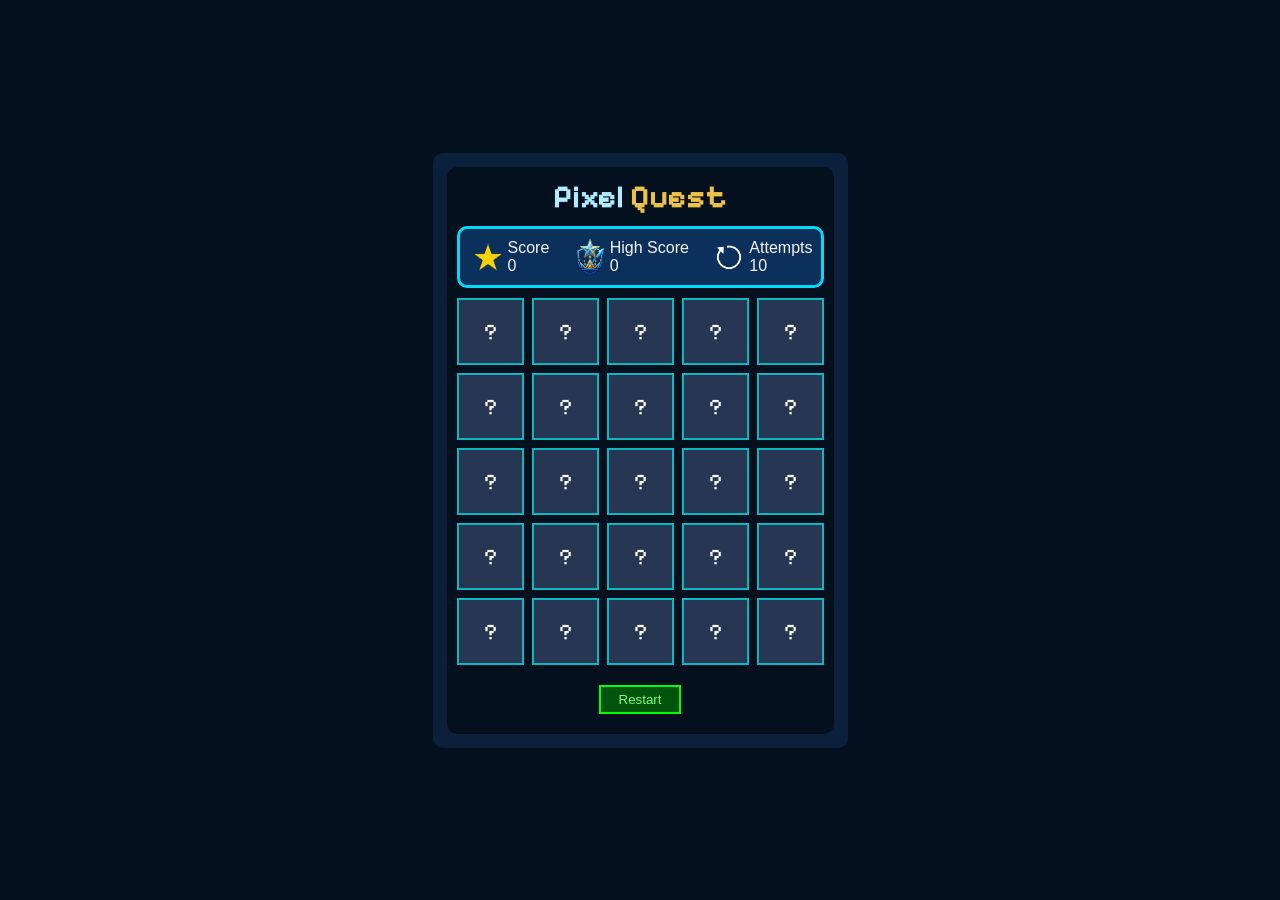
<file: Day 2 - Pixel Quest Interactive Grid Game/index.html>
<!DOCTYPE html>
<html lang="en">
<head>
    <meta charset="UTF-8">
    <meta name="viewport" content="width=device-width, initial-scale=1.0">
    <title>Day 2 - Pixel Quest Interactive</title>
    <link rel="preconnect" href="https://fonts.googleapis.com">
    <link rel="preconnect" href="https://fonts.gstatic.com" crossorigin>
    <link href="https://fonts.googleapis.com/css2?family=Geist+Pixel&family=Pixelify+Sans:wght@400..700&display=swap" rel="stylesheet">
    
    <style>

        *{
            margin: 0;
            padding: 0;
            box-sizing: border-box;
        }

        :root{
            --card-bg: #0a1f33;
            --color-bg: #0b203b;
            --color-bg2: #05101e;
            --title-col: #aeecff;
            --title-col2: #ecc14a;
            --box-color: #273653;
            --text-color: #a2b1e1;
            --stats-bg: #0c305c;
        }

        body{
            background-color: var(--color-bg2);
            display: flex;
            min-height: 100vh;
            padding: 20px;
            justify-content: center;
            align-items: center;
        }
        
        main{
            background-color: var(--color-bg);
            height: auto;
            width: auto;
            border-radius: 10px;
            padding: 14px;
        }

        .container{
            background-color: var(--color-bg2);
            padding: 1px 10px 10px 10px;
            border-radius: 10px;
            display: flex;
            flex-direction: column;
            justify-content: center;
            align-items: center;
        }
        
        h1{
            font-family: "Pixelify Sans", sans-serif;
            color: var(--title-col);
            text-align: center;
            margin: 10px 0 10px 0;
            user-select: none;
        }

        h1 span{
            color: var(--title-col2);
            
        }

        .stats-container{
            border: 3px solid rgb(4, 218, 247);
            padding: 8px;
            display: flex;
            justify-content: space-between;
            border-radius: 10px;
            align-items: center;
            font-family: 'Geist Pixel', sans-serif;
            gap: 20px;
            width: 100%;
            background-color: var(--stats-bg);
        }

        .stats{
            color: whitesmoke;
            display: flex;
            justify-content: center;
            align-items: center;
        }

        .stats span{
            display: block;
        }
        .stats img{
            height: 40px;
        }

        .img-star{
            transform: scale(1.3);
        }

        .img-high{
            transform: scale(1.5);
        }

        .boxes-container{
            margin-top: 10px;
            display: grid;
            grid-template-columns: repeat(5, 1fr);
            gap: 8px;
        }
        .box{
            width: 67px;
            height: 67px;
            background: var(--box-color);
            font-size: 1.4rem;
            color: white;
            display: flex;
            position: relative;
            font-family: 'Pixelify Sans', sans-serif;
            align-items: center;
            justify-content: center;
            border: 2px solid rgba(0, 255, 255, 0.636);
            user-select: none;
        }

        .box:not(.selected, .target-core):hover{
            border: 2px solid cyan;
            background: #384d76;
            box-shadow: inset 0 0 5px 5px rgba(0, 255, 255, 0.177);
            box-shadow: 0 0 5px 5px rgba(0, 255, 255, 0.177);
        }

        .selected {
            border: 2px solid rgba(255, 0, 0, 0.637);
            user-select: none;
            color: red;
            background: rgb(89, 15, 15);
        }

        .target-core{
            border: 2px solid rgba(242, 255, 0, 0.637);
            user-select: none;
            color: rgb(238, 255, 0);
            background: rgb(89, 83, 15);
        }
        .target-core-answer{
            color: white;
            left: 10px;
            top: 10px;
            font-family: Arial, Helvetica, sans-serif;
            position: absolute;
        }
        .target-core-answer span{
            font-weight: bolder;
            color: yellow;
        }

        .hidden{
            display: none;
        }

        .idBox{
            position: absolute;
            top: 3px;
            left: 3px;
            font-family: Arial, Helvetica, sans-serif;
            color: white;
            font-size: small;
        }
        .core{
            color: yellow;
        }

        .set-buttons{
            margin-top: 20px;
            margin-bottom: 10px;
        }

        .restart-button{
            color: rgb(123, 255, 123);
            background-color: rgba(0, 128, 0, 0.6);
            border: 2px solid lime;
            padding: 5px 18px;
            user-select: none;
        }
        .restart-button:hover{
            border: 2px solid rgb(104, 255, 104);
            color: rgb(0, 249, 0);
            background-color: rgba(0, 128, 0, 0.871);
        }
    </style>

</head>
<body>
    <div class="target-core-answer hidden" id="targetCoreAns">
        target box core: <span id="answer">none</span>
    </div>
    <main>
        <div class="container">
            <h1>Pixel <span id="devMode">Quest</span></h1>
            <div class="stats-container">
                <div class="stats">
                    <img class="img-star" src="assets/star.png" alt="">
                    <div class="stats-info">
                        <span class="score-label">Score</span>
                        <span class="score" id="scoreStats">0</span>
                    </div>
                </div>
                <div class="stats">
                    <img class="img-high" src="assets/highscore.png" alt="">
                    <div class="stats-info">
                        <span class="highscore-label">High Score</span>
                        <span class="high-score" id="highScoreStats">0</span>
                    </div>
                </div>
                <div class="stats">
                    <img src="assets/attempts.png" alt="">
                    <div class="stats-info">
                        <span class="attempts-label">Attempts</span>
                        <span class="attempts" id="attemptsStats">0</span>
                    </div>
                </div>
            </div>
            <div class="boxes-container"></div>
            <div class="set-buttons">
                <button class="restart-button" id="restartBtn">Restart</button>
            </div>
        </div>
    </main>
    <script src="script.js"></script>
</body>
</html>
</file>
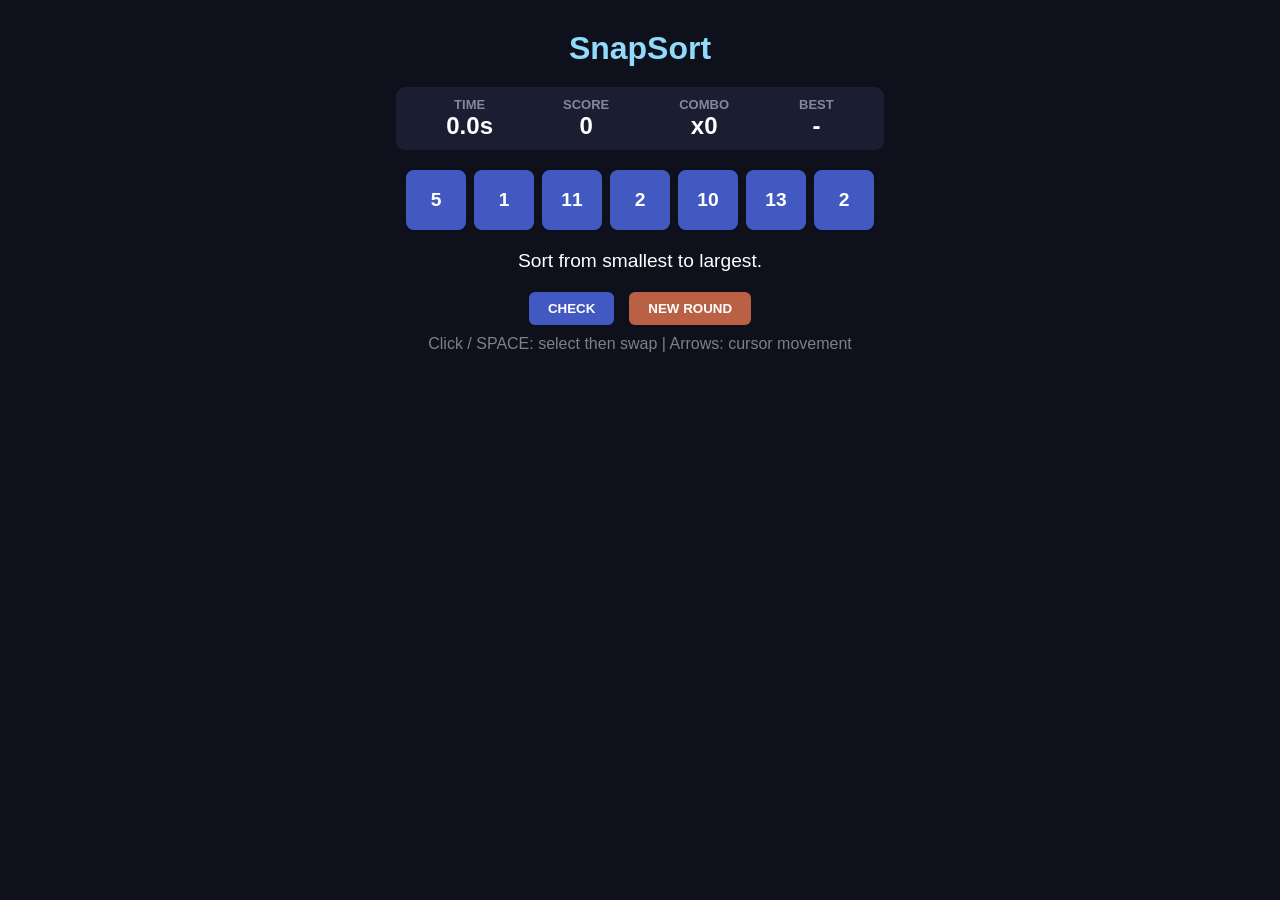
<file: DAY 3 - SnapSort/index.html>
<!DOCTYPE html>
<html lang="en">
<head>
    <meta charset="UTF-8">
    <meta name="viewport" content="width=device-width, initial-scale=1.0">
    <title>SnapSort</title>
    <link rel="stylesheet" href="style.css">
</head>
<body>
    <h1>SnapSort</h1>
    <div class="stats-panel">
        <div class="stats">
            <span class="stat-title">TIME</span>
            <span class="stat-value" id="timeLabel">0.0s</span>
        </div>
        <div class="stats">
            <span class="stat-title">SCORE</span>
            <span class="stat-value" id="scoreLabel">0</span>
        </div>
        <div class="stats">
            <span class="stat-title">COMBO</span>
            <span class="stat-value" id="comboLabel">x0</span>
        </div>
        <div class="stats">
            <span class="stat-title">BEST</span>
            <span class="stat-value" id="bestLabel">-</span>
        </div>
    </div>
    <div class="block-container">
    </div>
    <div class="feedback-container">Sort from smallest to largest.</div>
    <div class="action-buttons">
        <button id="checkButton">CHECK</button>
        <button id="newRoundButton" onclick="location.reload()">NEW ROUND</button>
    </div>
    <p class="hint-guide">Click / SPACE: select then swap | Arrows: cursor movement</p>
    
    <script src="script.js"></script>
</body>
</html>
</file>
<file: DAY 3 - SnapSort/style.css>
* {
    padding: 0;
    margin: 0;
    box-sizing: border-box;
    font-family: Arial, Helvetica, sans-serif;
}

:root{
    --h1-col: #91dafb;
    --stats-panel-col: #1b1e32;
    --stat-title-col: #82889e;
    --bg-blue: #4259c1;
    --bg-red: #ba6044;
}

body{
    color: white;
    background-color: #0e101b;
    display: flex;
    flex-direction: column;
    justify-content: center;
    align-items: center;
    padding: 20px;
}

h1{
    color: var(--h1-col);
    margin: 10px;
}

.stats-panel{
    display: flex;
    gap: 70px;
    margin: 10px;
    background-color: var(--stats-panel-col);
    padding: 10px 50px;
    border-radius: 9px;
}

.stats{
    display: flex;
    flex-direction: column;
    align-items: center;
}

.stat-title{
    color: var(--stat-title-col);
    font-size: small;
    font-weight: bold;
}

.stat-value{
    font-size: x-large;
    font-weight: bolder;
}

.block-container{
    margin: 10px;
    display: flex;
    gap: 8px;
}

.block-num{
    background-color: var(--bg-blue);
    color: white;
    border: none;
    height: 60px;
    width: 60px;
    display: flex;
    justify-content: center;
    align-items: center;
    font-weight: bold;
    font-size: larger;
    border-radius: 8px;
}

.feedback-container{
    margin: 10px;
    font-size: larger;
}

.action-buttons{
    display: flex;
    margin: 10px;
    gap: 15px;
}

.action-buttons button{
    color: white;
    background-color: blue;
    font-weight: bold;
    padding: 9px 19px;
    border: 0;
    border-radius: 6px;
}

#checkButton{
    background-color: var(--bg-blue);
}

#newRoundButton{
    background-color: var(--bg-red);
}

.hint-guide{
    color: gray;
}

.block-num.selected{
    background-color: #008cff80;
    transform: scale(1.05);
    outline: 2px solid white;
}

.correct{
    font-weight: bold;
    color: rgb(80, 220, 130);
}

.incorrect{
    font-weight: bold;
    color: rgb(240, 90, 90);
}
</file>
